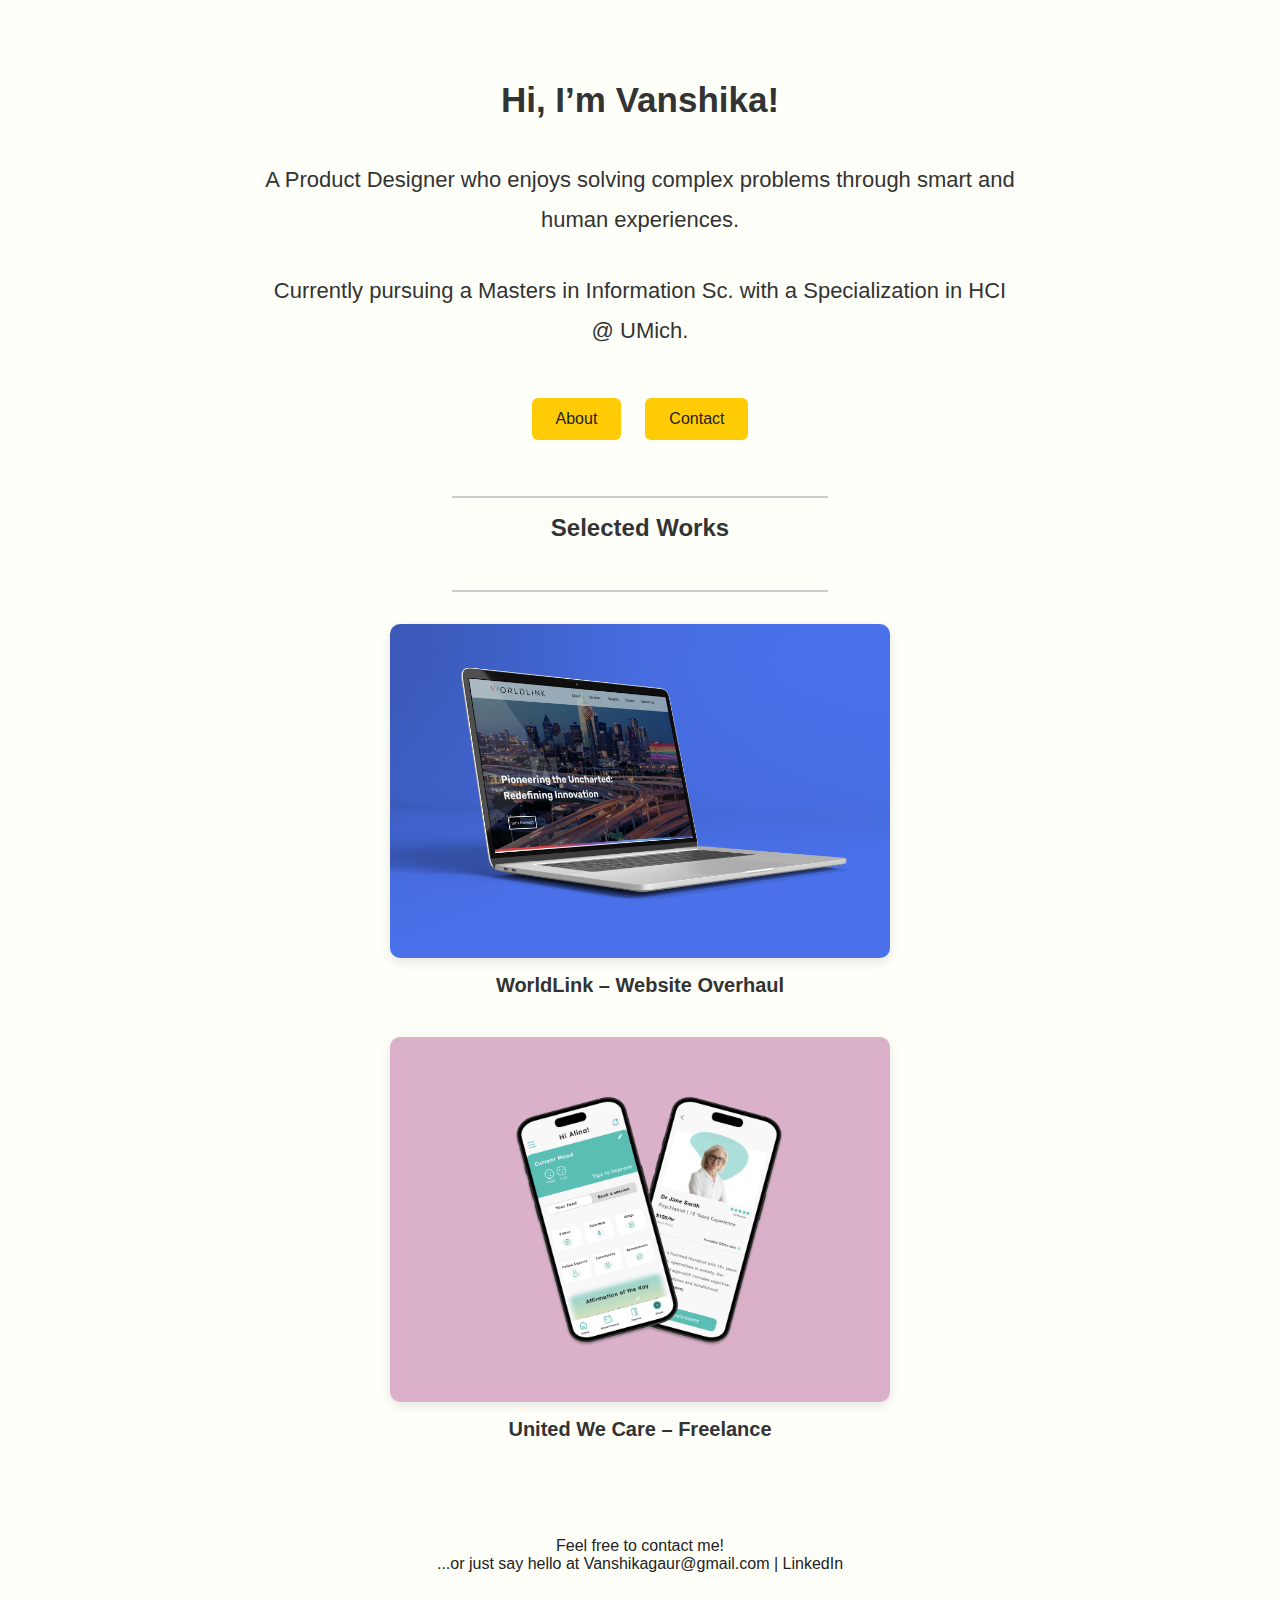
<file: index.html>
<!DOCTYPE html>
<html lang="en">
  <head>
    <meta charset="UTF-8" />
    <meta name="viewport" content="width=device-width, initial-scale=1.0" />
    <title>Vanshika Gaur | Home</title>
    <link rel="stylesheet" href="css/style.css" />
  </head>
  <body>
    <main class="hero">
      <section class="intro-block">
        <h1>Hi, I’m Vanshika!</h1>
        <p class="tagline">
          A Product Designer who enjoys solving complex problems through smart
          and human experiences.
        </p>
        <p class="school">
          Currently pursuing a Masters in Information Sc. with a Specialization
          in HCI @ UMich.
        </p>

        <div class="nav-buttons">
          <a href="about.html" class="nav-btn">About</a>
          <a href="contact.html" class="nav-btn">Contact</a>
        </div>
      </section>

      <hr class="divider" />
      <h3 class="section-heading">Selected Works</h3>
      <hr class="divider" />

      <section class="projects">
        <a href="worldlink.html" class="project">
          <img src="img/worldlink.png" alt="WorldLink project thumbnail" />
          <h4>WorldLink – Website Overhaul</h4>
        </a>
        <a href="uwc.html" class="project">
          <img
            src="img/unitedwecare.png"
            alt="United We Care project thumbnail"
          />
          <h4>United We Care – Freelance</h4>
        </a>
      </section>
    </main>

    <footer>
      <p>Feel free to contact me!</p>
      <p>
        ...or just say hello at
        <a href="mailto:Vanshikagaur@gmail.com">Vanshikagaur@gmail.com</a> |
        <a
          href="https://www.linkedin.com/in/vanshika-gaur-64a0a11b5/"
          target="_blank"
          >LinkedIn</a
        >
      </p>
    </footer>

    <script src="js/script.js"></script>
  </body>
</html>
</file>
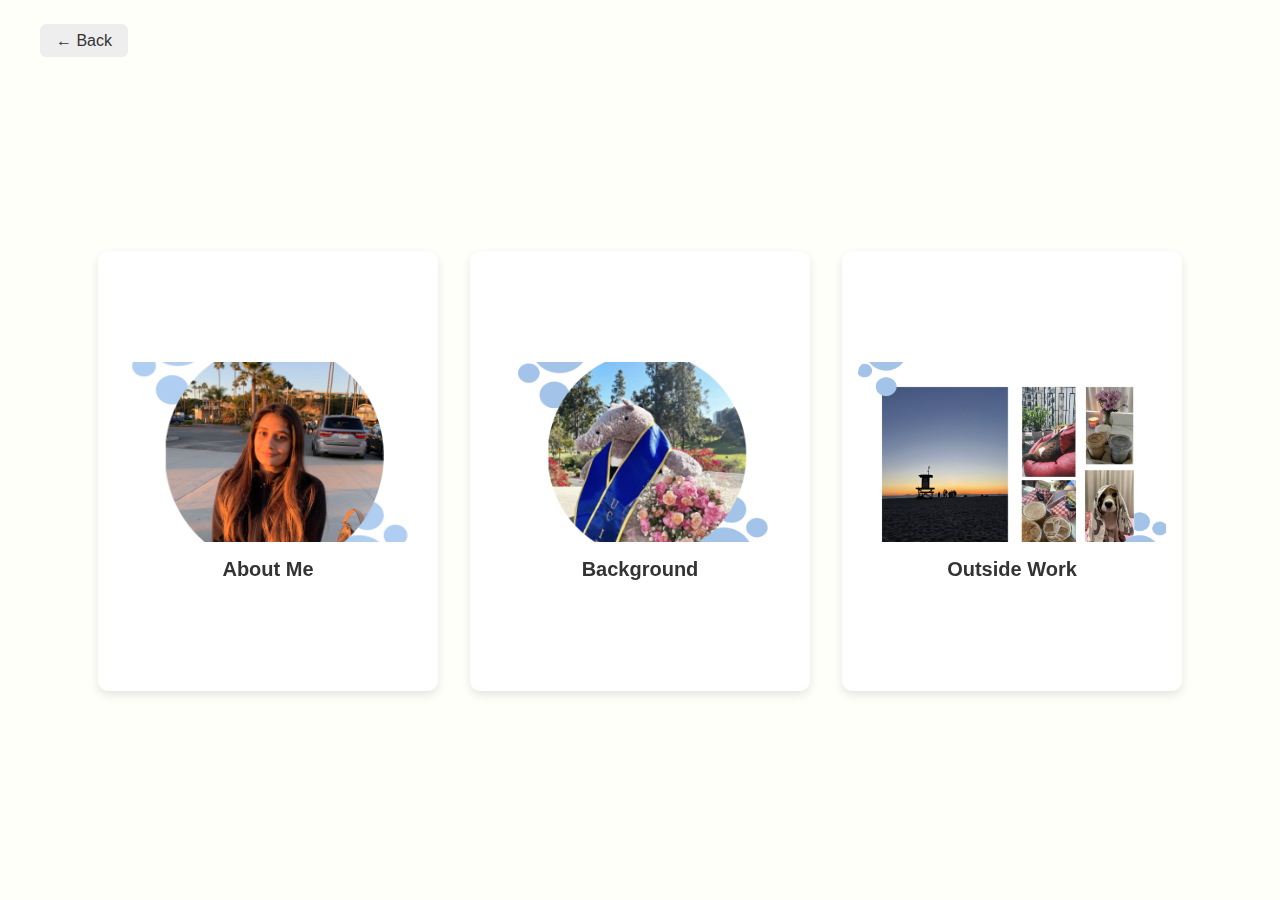
<file: about.html>
<!DOCTYPE html>
<html lang="en">
  <head>
    <meta charset="UTF-8" />
    <meta name="viewport" content="width=device-width, initial-scale=1.0" />
    <title>About Me | Vanshika Gaur</title>
    <link rel="stylesheet" href="css/style.css" />
  </head>
  <body>
    <header class="contact-header">
      <a href="index.html" class="back-btn">← Back</a>
    </header>
    <main class="about-grid">
      <div class="flip-card">
        <div class="card-inner">
          <div class="card-front">
            <img src="img/aboutme.png" alt="About Me" />
            <h2>About Me</h2>
          </div>
          <div class="card-back">
            <p>
              Hi, my name is Vanshika and I'm currently based in Ann Arbor, MI.
              I am pursuing a masters degree in Information Science with a UX
              and HCI specialization from the University of Michigan. I was
              previously Product Designer at WorldLink in Frisco, TX. I am
              passionate about creating accessible and inclusive experiences,
              that not only meet user needs but also predicts them.
            </p>
          </div>
        </div>
      </div>

      <div class="flip-card">
        <div class="card-inner">
          <div class="card-front">
            <img src="img/background.png" alt="Background" />
            <h2>Background</h2>
          </div>
          <div class="card-back">
            <p>
              I graduated from the University of California, Irvine with a
              degree in Psychological Science which has been a significant
              source of inspiration for my work as it aids my understanding of
              human behavior. I am excited to bring my academic and practical
              experiences to my work as a Product designer.
            </p>
          </div>
        </div>
      </div>

      <div class="flip-card">
        <div class="card-inner">
          <div class="card-front">
            <img src="img/more.png" alt="Outside Work" />
            <h2>Outside Work</h2>
          </div>
          <div class="card-back">
            <p>
              When I'm not working, I love spending time with my dog, taking
              long walks, trying out new recipes, and exploring coffee shops!
            </p>
          </div>
        </div>
      </div>
    </main>

    <script src="js/script.js"></script>
  </body>
</html>
</file>
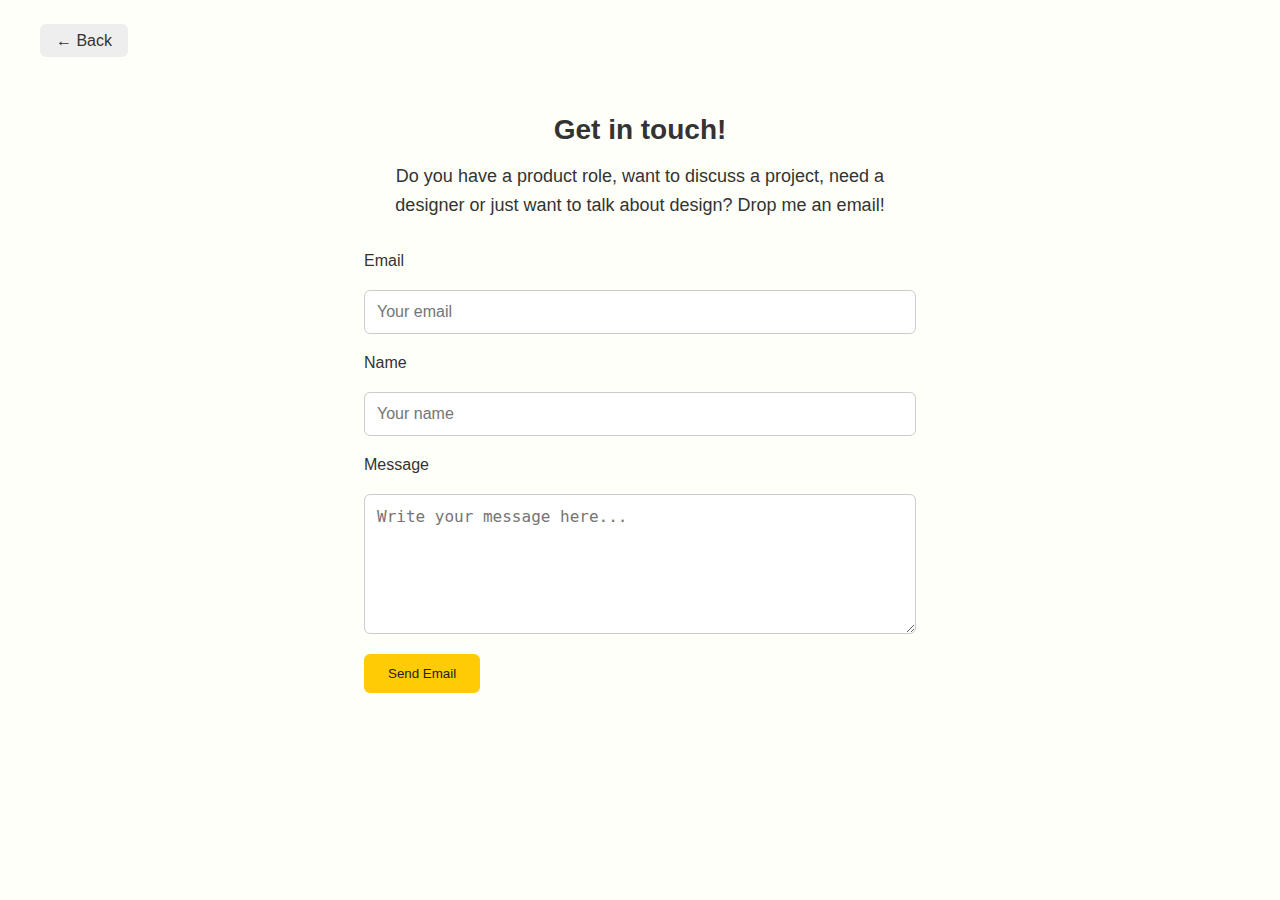
<file: contact.html>
<!DOCTYPE html>
<html lang="en">
  <head>
    <meta charset="UTF-8" />
    <meta name="viewport" content="width=device-width, initial-scale=1.0" />
    <title>Contact | Vanshika Gaur</title>
    <link rel="stylesheet" href="css/style.css" />
  </head>
  <body>
    <header class="contact-header">
      <a href="index.html" class="back-btn">← Back</a>
    </header>

    <main class="contact-container">
      <h1>Get in touch!</h1>
      <p class="contact-description">
        Do you have a product role, want to discuss a project, need a designer
        or just want to talk about design? Drop me an email!
      </p>

      <form id="contact-form">
        <label for="email">Email</label>
        <input
          type="email"
          id="email"
          name="email"
          placeholder="Your email"
          required
        />

        <label for="name">Name</label>
        <input
          type="text"
          id="name"
          name="name"
          placeholder="Your name"
          required
        />

        <label for="message">Message</label>
        <textarea
          id="message"
          name="message"
          rows="6"
          placeholder="Write your message here..."
          required
        ></textarea>

        <button type="submit" class="nav-btn">Send Email</button>
      </form>
    </main>

    <script src="js/script.js"></script>
  </body>
</html>
</file>
<file: css/style.css>
/* Reset */
* {
    box-sizing: border-box;
    margin: 0;
    padding: 0;
  }
  
  body {
    font-family: sans-serif;
    background: #FFFFFA;
    color: #333;
    min-height: 100vh;
    padding: 1rem;
  }
  
  /* Intro Section */
  .hero {
    max-width: 800px;
    margin: 4rem auto;
    padding: 0 1.5rem;
    text-align: center;
  }
  
  .intro-block {
    display: flex;
    flex-direction: column;
    gap: 2rem;
    margin-bottom: 3.5rem;
  }
  
  .intro-block h1 {
    font-size: 35px;
    font-weight: bold;
    margin-bottom: 0.5rem;
  }
  
  .tagline,
  .school {
    font-size: 22px;
    line-height: 1.8;
  }
  
  /* Navigation Buttons */
  .nav-buttons {
    display: flex;
    justify-content: center;
    gap: 1.5rem;
    margin-top: 1rem;
  }
  
  .nav-btn {
    padding: 0.75rem 1.5rem;
    background-color: #ffcb05;
    color: #222;
    text-decoration: none;
    border-radius: 6px;
    font-weight: 500;
    border: none;
  }
  
  .nav-btn:hover {
    font-weight: bold;
    background-color: #f5b700;
  }
  
  /* Section Divider */
  .divider {
    margin: 3rem auto 1rem;
    border: none;
    border-top: 2px solid #ccc;
    width: 50%;
  }
  
  .section-heading {
    text-align: center;
    font-size: 1.5rem;
    margin-bottom: 1rem;
  }
  
  /* Project Section */
  .projects {
    display: flex;
    flex-direction: column;
    align-items: center;
    gap: 2.5rem;
    margin-top: 2rem;
  }
  
  .project {
    text-align: center;
    text-decoration: none;
    color: inherit;
    width: 100%;
    max-width: 500px;
  }
  
  .project img {
    width: 100%;
    border-radius: 10px;
    box-shadow: 0 4px 12px rgba(0, 0, 0, 0.1);
  }
  
  .project h4 {
    margin-top: 0.75rem;
    font-size: 1.25rem;
  }
  
  /* Footer */
  footer {
    background: #FFFFFA;
    color: #222;
    text-align: center;
    padding: 2rem 1rem;
    font-size: 1rem;
  }
  
  footer a {
    color: #222;
    font-weight: 500;
    text-decoration: none;
  }
  
  footer a:hover {
    text-decoration: underline;
  }
  

  /* Contact Page Layout */
.contact-header {
    padding: 1rem 1.5rem;
  }
  
  .back-btn {
    text-decoration: none;
    font-weight: 500;
    color: #333;
    background: #eee;
    padding: 0.5rem 1rem;
    border-radius: 6px;
  }
  
  .back-btn:hover {
    background: #ddd;
  }
  
  .contact-container {
    max-width: 600px;
    margin: 3rem auto;
    padding: 0 1.5rem;
    text-align: center;
  }
  
  .contact-container h1 {
    font-size: 28px;
    margin-bottom: 1rem;
  }
  
  .contact-description {
    font-size: 18px;
    line-height: 1.6;
    margin-bottom: 2rem;
  }
  

  /* Contact Form */
  form {
    display: flex;
    flex-direction: column;
    gap: 1.25rem;
    text-align: left;
  }
  
  form label {
    font-weight: 500;
    font-size: 1rem;
  }
  
  form input,
  form textarea {
    width: 100%;
    padding: 0.75rem;
    border-radius: 6px;
    border: 1px solid #ccc;
    font-size: 1rem;
  }
  
  form textarea {
    resize: vertical;
  }
  
  form button {
    align-self: flex-start;
  }
  
  .about-grid {
    display: flex;
    justify-content: center;
    align-items: center;
    gap: 2rem;
    flex-wrap: wrap;
    min-height: 90vh;
    padding: 2rem;
  }
  
  .flip-card {
    background: transparent;
    width: 340px;
    height: 440px;
    perspective: 1200px;
  }
  
  
  .card-inner {
    position: relative;
    width: 100%;
    height: 100%;
    transition: transform 0.8s;
    transform-style: preserve-3d;
    cursor: pointer;
  }
  
  .flip-card:hover .card-inner {
    transform: rotateY(180deg);
  }
  
  .card-front, .card-back {
    position: absolute;
    width: 100%;
    height: 100%;
    backface-visibility: hidden;
    border-radius: 10px;
    box-shadow: 0 4px 10px rgba(0,0,0,0.1);
    overflow: hidden;
    padding: 1rem;
    display: flex;
    flex-direction: column;
    justify-content: center;
    align-items: center;
    background: #fff;
  }
  
  .card-front img {
    width: 100%;
    height: 180px;
    object-fit: cover;
    border-radius: 10px 10px 0 0;
  }
  
  .card-front h2 {
    margin-top: 1rem;
    font-size: 1.25rem;
  }
  
  .card-back {
    transform: rotateY(180deg);
    text-align: center;
    font-size: 1rem;
    line-height: 1.5;
  }
  
  .project-container {
  max-width: 1000px;
  margin: 3rem auto;
  padding: 1rem;
  line-height: 1.7;
}

.project-hero {
  display: flex;
  flex-wrap: wrap;
  gap: 2rem;
  align-items: center;
  margin-bottom: 3rem;
}

.project-hero {
  display: flex;
  flex-direction: column;
  align-items: center;
  text-align: center;
  gap: 1.5rem;
  margin-bottom: 3rem;
}

.project-hero img {
  width: 100%;
  max-width: 700px;
  height: auto;
  border-radius: 12px;
  box-shadow: 0 6px 18px rgba(0, 0, 0, 0.1);
}


.project-hero h1 {
  font-size: 2rem;
  margin-bottom: 1rem;
}

.project-section {
  margin-bottom: 3rem;
}

.project-section h2 {
  font-size: 1.4rem;
  margin-top: 2rem;
  margin-bottom: 0.5rem;
}
.project img {
    transition: transform 0.3s ease, box-shadow 0.3s ease;
  }
  
  .project:hover img {
    transform: scale(1.03);
    box-shadow: 0 6px 18px rgba(0, 0, 0, 0.15);
    cursor: pointer;
  }
</file>
